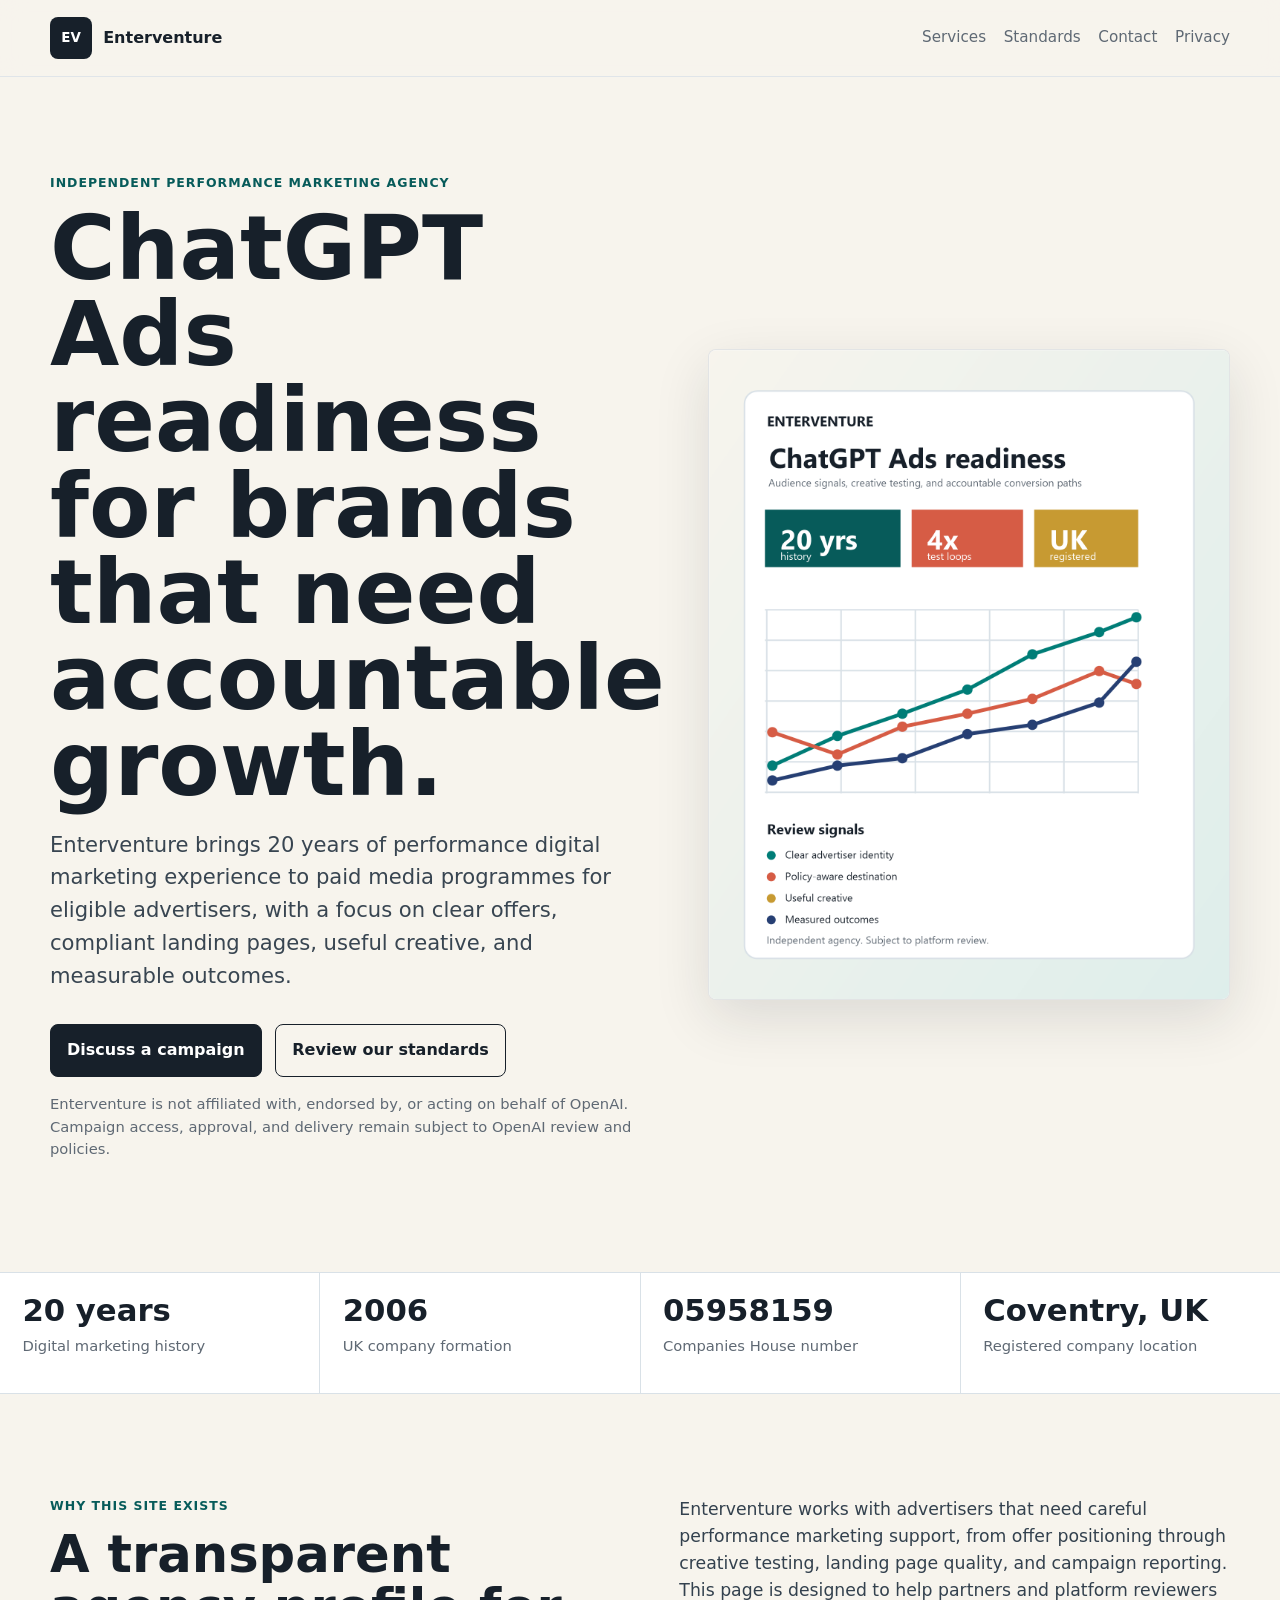
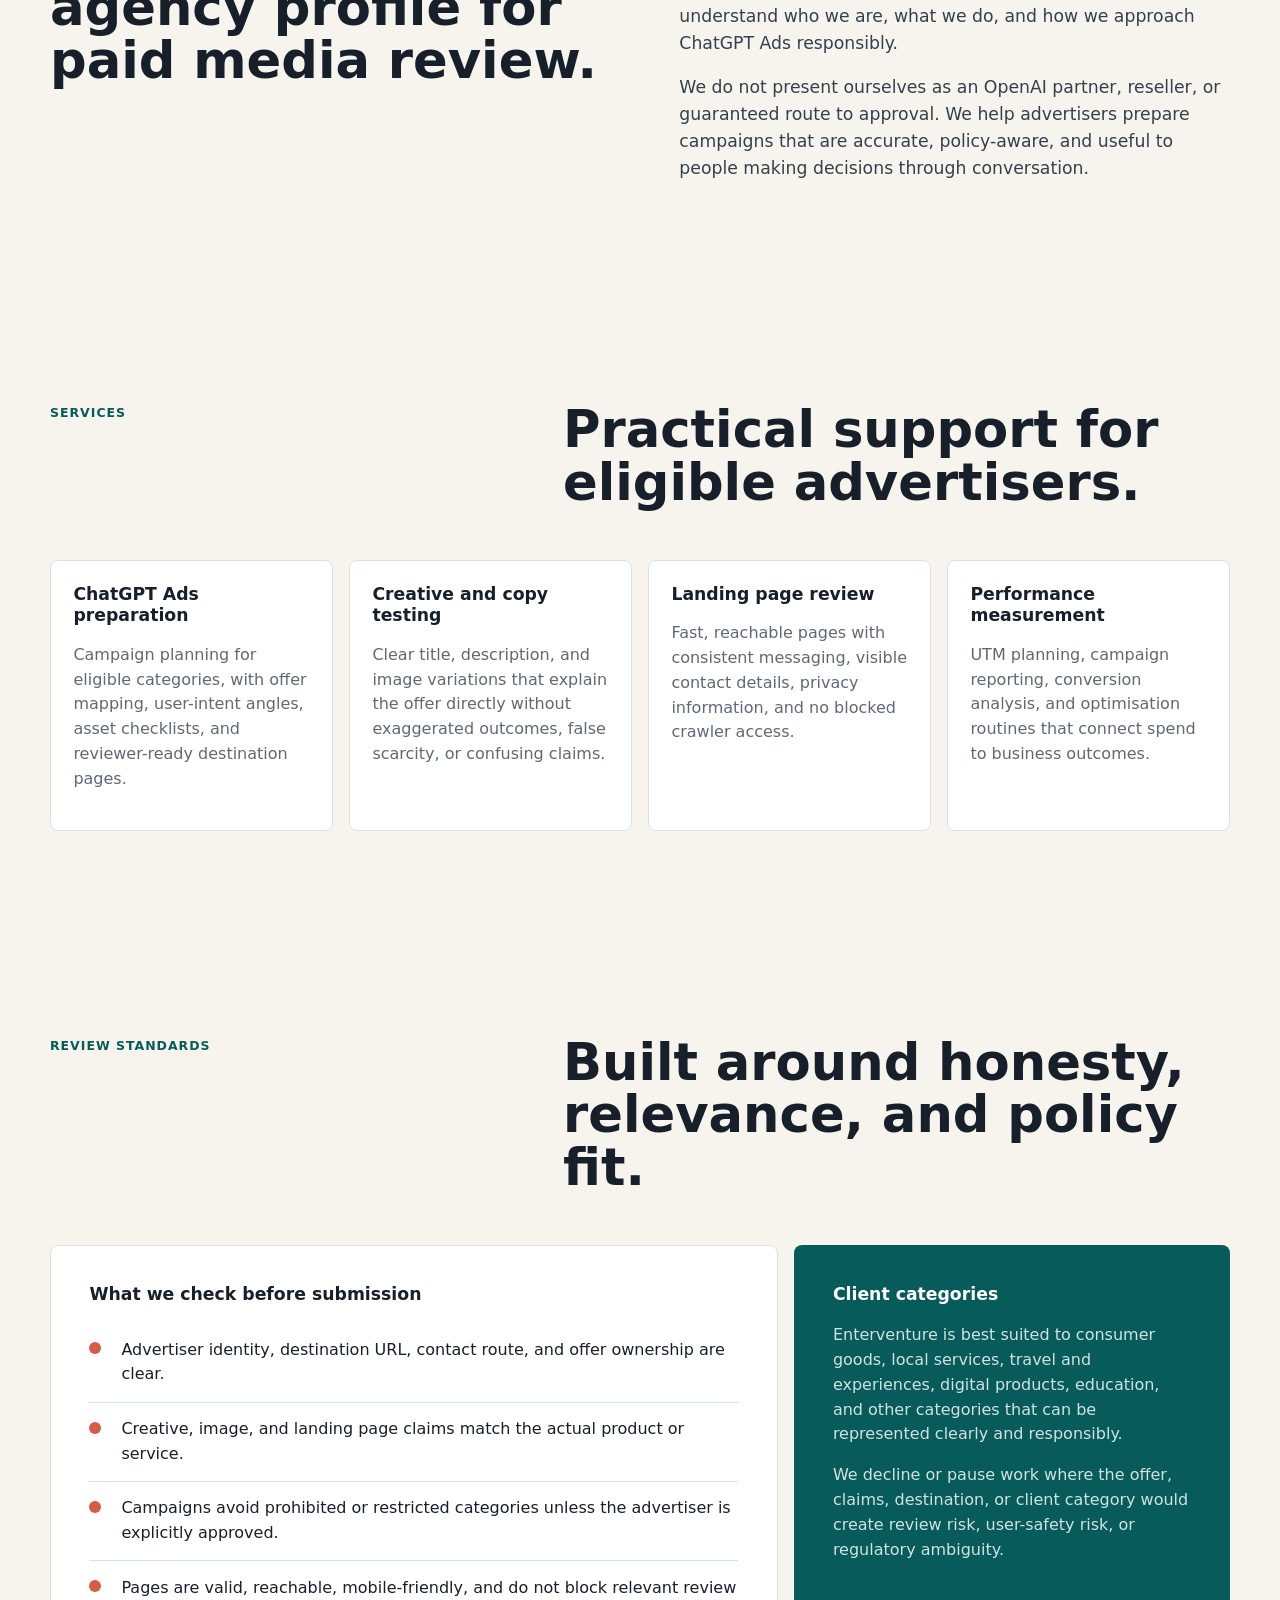
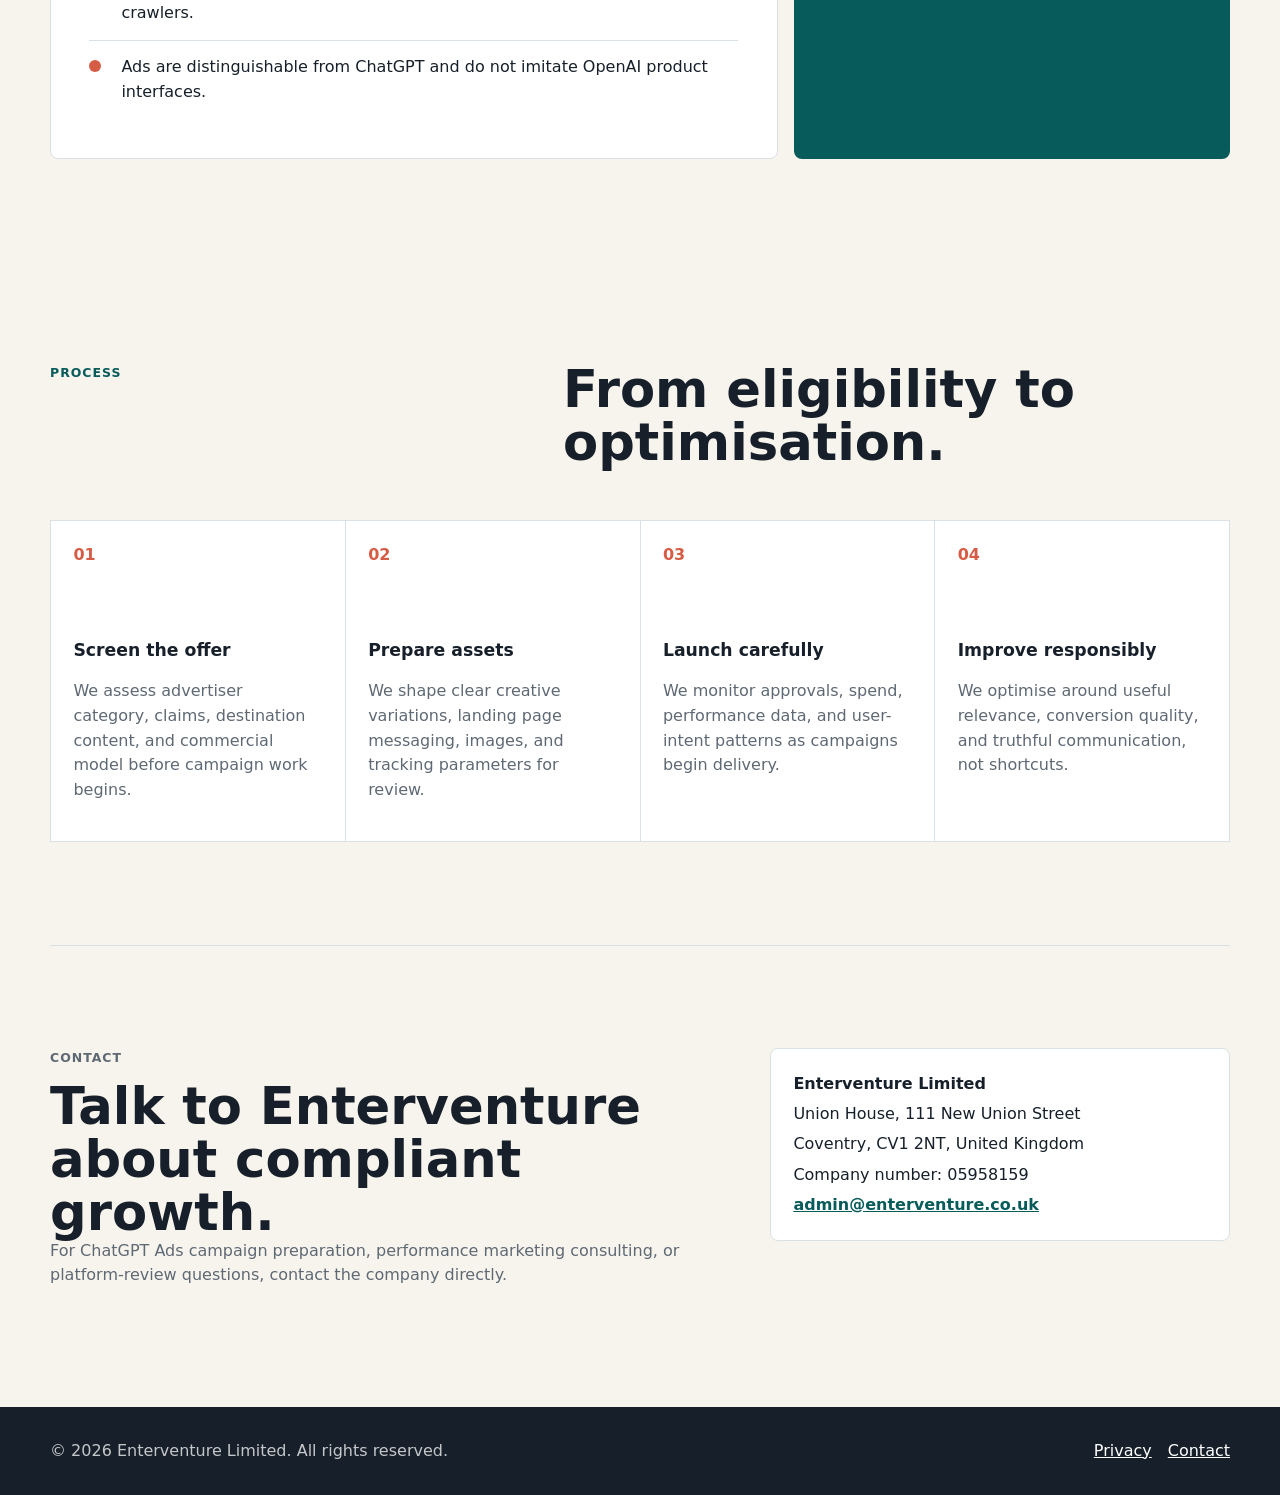
<file: index.html>
<!doctype html>
<html lang="en-GB">
  <head>
    <meta charset="utf-8">
    <meta name="viewport" content="width=device-width, initial-scale=1">
    <title>Enterventure | Performance Marketing for ChatGPT Ads</title>
    <meta name="description" content="Enterventure is a UK performance digital marketing company helping eligible brands prepare, launch, and optimise campaigns for ChatGPT Ads and other measurable acquisition channels.">
    <meta name="robots" content="index,follow">
    <meta name="referrer" content="strict-origin-when-cross-origin">
    <meta http-equiv="Content-Security-Policy" content="default-src 'self'; base-uri 'self'; connect-src 'self'; font-src 'self' data: https://fonts.gstatic.com; form-action 'self'; img-src 'self' data: https://lh3.googleusercontent.com; object-src 'none'; script-src 'self' 'unsafe-inline' https://cdn.tailwindcss.com; style-src 'self' 'unsafe-inline' https://fonts.googleapis.com https://cdn.tailwindcss.com">
    <meta property="og:title" content="Enterventure | Performance Marketing for ChatGPT Ads">
    <meta property="og:description" content="Independent UK performance marketing support for eligible advertisers preparing for ChatGPT Ads.">
    <meta property="og:type" content="website">
    <meta property="og:image" content="assets/hero-performance.png">
    <link rel="stylesheet" href="styles.css">
    <link rel="icon" href="assets/favicon.svg" type="image/svg+xml">
    <script type="application/ld+json">
      {
        "@context": "https://schema.org",
        "@type": "ProfessionalService",
        "name": "Enterventure Limited",
        "url": "https://www.enterventure.co.uk/",
        "email": "admin@enterventure.co.uk",
        "foundingDate": "2006-10-05",
        "description": "Performance digital marketing and advertising consultancy.",
        "identifier": {
          "@type": "PropertyValue",
          "name": "Companies House number",
          "value": "05958159"
        },
        "address": {
          "@type": "PostalAddress",
          "streetAddress": "Union House, 111 New Union Street",
          "addressLocality": "Coventry",
          "postalCode": "CV1 2NT",
          "addressCountry": "GB"
        },
        "areaServed": ["GB", "US", "Europe"],
        "serviceType": [
          "Performance marketing",
          "Paid media strategy",
          "ChatGPT Ads campaign preparation",
          "Landing page and creative compliance review"
        ]
      }
    </script>
  </head>
  <body>
    <a class="skip-link" href="#main">Skip to content</a>
    <header class="site-header">
      <nav class="nav" aria-label="Primary navigation">
        <a class="brand" href="index.html" aria-label="Enterventure home">
          <span class="brand-mark" aria-hidden="true">EV</span>
          <span>Enterventure</span>
        </a>
        <div class="nav-links">
          <a href="#services">Services</a>
          <a href="#standards">Standards</a>
          <a href="#contact">Contact</a>
          <a href="privacy.html">Privacy</a>
        </div>
      </nav>
    </header>

    <main id="main">
      <section class="hero" aria-labelledby="hero-title">
        <div class="hero-copy">
          <p class="eyebrow">Independent performance marketing agency</p>
          <h1 id="hero-title">ChatGPT Ads readiness for brands that need accountable growth.</h1>
          <p class="lead">Enterventure brings 20 years of performance digital marketing experience to paid media programmes for eligible advertisers, with a focus on clear offers, compliant landing pages, useful creative, and measurable outcomes.</p>
          <div class="hero-actions" aria-label="Primary actions">
            <a class="button primary" href="mailto:admin@enterventure.co.uk?subject=ChatGPT%20Ads%20campaign%20discussion">Discuss a campaign</a>
            <a class="button secondary" href="#standards">Review our standards</a>
          </div>
          <p class="disclaimer">Enterventure is not affiliated with, endorsed by, or acting on behalf of OpenAI. Campaign access, approval, and delivery remain subject to OpenAI review and policies.</p>
        </div>
        <figure class="hero-media">
          <img src="assets/hero-performance.png" alt="Abstract campaign performance dashboard showing audience signals, creative testing, and conversion paths">
        </figure>
      </section>

      <section class="proof-strip" aria-label="Company credentials">
        <div>
          <strong>20 years</strong>
          <span>Digital marketing history</span>
        </div>
        <div>
          <strong>2006</strong>
          <span>UK company formation</span>
        </div>
        <div>
          <strong>05958159</strong>
          <span>Companies House number</span>
        </div>
        <div>
          <strong>Coventry, UK</strong>
          <span>Registered company location</span>
        </div>
      </section>

      <section class="section intro" aria-labelledby="intro-title">
        <div class="section-heading">
          <p class="eyebrow">Why this site exists</p>
          <h2 id="intro-title">A transparent agency profile for paid media review.</h2>
        </div>
        <div class="intro-copy">
          <p>Enterventure works with advertisers that need careful performance marketing support, from offer positioning through creative testing, landing page quality, and campaign reporting. This page is designed to help partners and platform reviewers understand who we are, what we do, and how we approach ChatGPT Ads responsibly.</p>
          <p>We do not present ourselves as an OpenAI partner, reseller, or guaranteed route to approval. We help advertisers prepare campaigns that are accurate, policy-aware, and useful to people making decisions through conversation.</p>
        </div>
      </section>

      <section class="section services" id="services" aria-labelledby="services-title">
        <div class="section-heading">
          <p class="eyebrow">Services</p>
          <h2 id="services-title">Practical support for eligible advertisers.</h2>
        </div>
        <div class="card-grid">
          <article class="card">
            <h3>ChatGPT Ads preparation</h3>
            <p>Campaign planning for eligible categories, with offer mapping, user-intent angles, asset checklists, and reviewer-ready destination pages.</p>
          </article>
          <article class="card">
            <h3>Creative and copy testing</h3>
            <p>Clear title, description, and image variations that explain the offer directly without exaggerated outcomes, false scarcity, or confusing claims.</p>
          </article>
          <article class="card">
            <h3>Landing page review</h3>
            <p>Fast, reachable pages with consistent messaging, visible contact details, privacy information, and no blocked crawler access.</p>
          </article>
          <article class="card">
            <h3>Performance measurement</h3>
            <p>UTM planning, campaign reporting, conversion analysis, and optimisation routines that connect spend to business outcomes.</p>
          </article>
        </div>
      </section>

      <section class="section standards" id="standards" aria-labelledby="standards-title">
        <div class="section-heading">
          <p class="eyebrow">Review standards</p>
          <h2 id="standards-title">Built around honesty, relevance, and policy fit.</h2>
        </div>
        <div class="standards-layout">
          <div class="standards-panel">
            <h3>What we check before submission</h3>
            <ul class="check-list">
              <li>Advertiser identity, destination URL, contact route, and offer ownership are clear.</li>
              <li>Creative, image, and landing page claims match the actual product or service.</li>
              <li>Campaigns avoid prohibited or restricted categories unless the advertiser is explicitly approved.</li>
              <li>Pages are valid, reachable, mobile-friendly, and do not block relevant review crawlers.</li>
              <li>Ads are distinguishable from ChatGPT and do not imitate OpenAI product interfaces.</li>
            </ul>
          </div>
          <div class="standards-panel accent">
            <h3>Client categories</h3>
            <p>Enterventure is best suited to consumer goods, local services, travel and experiences, digital products, education, and other categories that can be represented clearly and responsibly.</p>
            <p>We decline or pause work where the offer, claims, destination, or client category would create review risk, user-safety risk, or regulatory ambiguity.</p>
          </div>
        </div>
      </section>

      <section class="section process" aria-labelledby="process-title">
        <div class="section-heading">
          <p class="eyebrow">Process</p>
          <h2 id="process-title">From eligibility to optimisation.</h2>
        </div>
        <ol class="process-list">
          <li>
            <span>01</span>
            <h3>Screen the offer</h3>
            <p>We assess advertiser category, claims, destination content, and commercial model before campaign work begins.</p>
          </li>
          <li>
            <span>02</span>
            <h3>Prepare assets</h3>
            <p>We shape clear creative variations, landing page messaging, images, and tracking parameters for review.</p>
          </li>
          <li>
            <span>03</span>
            <h3>Launch carefully</h3>
            <p>We monitor approvals, spend, performance data, and user-intent patterns as campaigns begin delivery.</p>
          </li>
          <li>
            <span>04</span>
            <h3>Improve responsibly</h3>
            <p>We optimise around useful relevance, conversion quality, and truthful communication, not shortcuts.</p>
          </li>
        </ol>
      </section>

      <section class="section contact" id="contact" aria-labelledby="contact-title">
        <div>
          <p class="eyebrow">Contact</p>
          <h2 id="contact-title">Talk to Enterventure about compliant growth.</h2>
          <p>For ChatGPT Ads campaign preparation, performance marketing consulting, or platform-review questions, contact the company directly.</p>
        </div>
        <address class="contact-card">
          <strong>Enterventure Limited</strong>
          <span>Union House, 111 New Union Street</span>
          <span>Coventry, CV1 2NT, United Kingdom</span>
          <span>Company number: 05958159</span>
          <a href="mailto:admin@enterventure.co.uk">admin@enterventure.co.uk</a>
        </address>
      </section>
    </main>

    <footer class="site-footer">
      <p>&copy; 2026 Enterventure Limited. All rights reserved.</p>
      <div>
        <a href="privacy.html">Privacy</a>
        <a href="#contact">Contact</a>
      </div>
    </footer>
  </body>
</html>
</file>
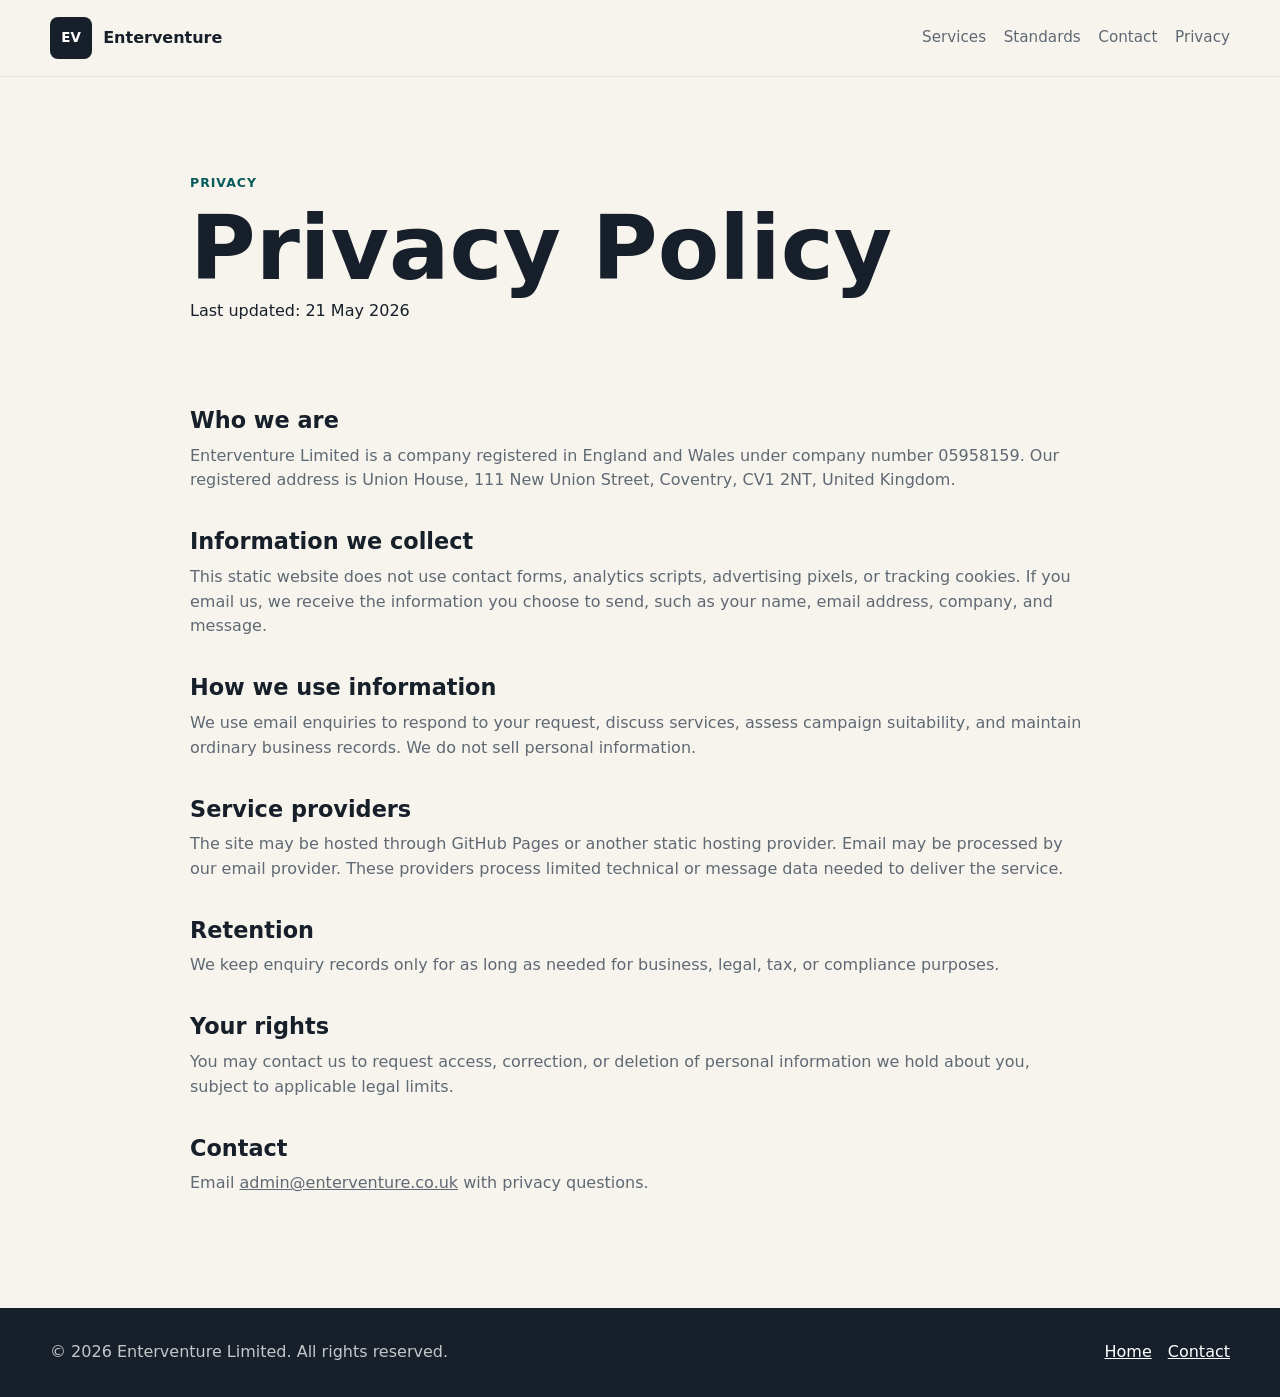
<file: privacy.html>
<!doctype html>
<html lang="en-GB">
  <head>
    <meta charset="utf-8">
    <meta name="viewport" content="width=device-width, initial-scale=1">
    <title>Privacy Policy | Enterventure</title>
    <meta name="description" content="Privacy information for Enterventure Limited.">
    <meta name="robots" content="index,follow">
    <meta name="referrer" content="strict-origin-when-cross-origin">
    <meta http-equiv="Content-Security-Policy" content="default-src 'self'; base-uri 'self'; connect-src 'self'; font-src 'self' data: https://fonts.gstatic.com; form-action 'self'; img-src 'self' data: https://lh3.googleusercontent.com; object-src 'none'; script-src 'self' 'unsafe-inline' https://cdn.tailwindcss.com; style-src 'self' 'unsafe-inline' https://fonts.googleapis.com https://cdn.tailwindcss.com">
    <link rel="stylesheet" href="styles.css">
    <link rel="icon" href="assets/favicon.svg" type="image/svg+xml">
  </head>
  <body>
    <a class="skip-link" href="#main">Skip to content</a>
    <header class="site-header">
      <nav class="nav" aria-label="Primary navigation">
        <a class="brand" href="index.html" aria-label="Enterventure home">
          <span class="brand-mark" aria-hidden="true">EV</span>
          <span>Enterventure</span>
        </a>
        <div class="nav-links">
          <a href="index.html#services">Services</a>
          <a href="index.html#standards">Standards</a>
          <a href="index.html#contact">Contact</a>
          <a href="privacy.html" aria-current="page">Privacy</a>
        </div>
      </nav>
    </header>

    <main id="main" class="policy-page">
      <section class="policy-hero">
        <p class="eyebrow">Privacy</p>
        <h1>Privacy Policy</h1>
        <p>Last updated: 21 May 2026</p>
      </section>

      <section class="policy-content">
        <h2>Who we are</h2>
        <p>Enterventure Limited is a company registered in England and Wales under company number 05958159. Our registered address is Union House, 111 New Union Street, Coventry, CV1 2NT, United Kingdom.</p>

        <h2>Information we collect</h2>
        <p>This static website does not use contact forms, analytics scripts, advertising pixels, or tracking cookies. If you email us, we receive the information you choose to send, such as your name, email address, company, and message.</p>

        <h2>How we use information</h2>
        <p>We use email enquiries to respond to your request, discuss services, assess campaign suitability, and maintain ordinary business records. We do not sell personal information.</p>

        <h2>Service providers</h2>
        <p>The site may be hosted through GitHub Pages or another static hosting provider. Email may be processed by our email provider. These providers process limited technical or message data needed to deliver the service.</p>

        <h2>Retention</h2>
        <p>We keep enquiry records only for as long as needed for business, legal, tax, or compliance purposes.</p>

        <h2>Your rights</h2>
        <p>You may contact us to request access, correction, or deletion of personal information we hold about you, subject to applicable legal limits.</p>

        <h2>Contact</h2>
        <p>Email <a href="mailto:admin@enterventure.co.uk">admin@enterventure.co.uk</a> with privacy questions.</p>
      </section>
    </main>

    <footer class="site-footer">
      <p>&copy; 2026 Enterventure Limited. All rights reserved.</p>
      <div>
        <a href="index.html">Home</a>
        <a href="index.html#contact">Contact</a>
      </div>
    </footer>
  </body>
</html>
</file>
<file: styles.css>
:root {
  --ink: #17202a;
  --muted: #5f6974;
  --line: #d9e1e7;
  --paper: #f7f4ed;
  --white: #ffffff;
  --teal: #007d77;
  --teal-dark: #075b5a;
  --coral: #d65c45;
  --gold: #c79a32;
  --blue: #263f73;
  --shadow: 0 18px 55px rgba(23, 32, 42, 0.12);
  color-scheme: light;
}

* {
  box-sizing: border-box;
}

html {
  scroll-behavior: smooth;
}

body {
  margin: 0;
  font-family: Inter, ui-sans-serif, system-ui, -apple-system, BlinkMacSystemFont, "Segoe UI", sans-serif;
  color: var(--ink);
  background: var(--paper);
  line-height: 1.55;
}

img {
  display: block;
  max-width: 100%;
}

a {
  color: inherit;
}

.skip-link {
  position: absolute;
  left: 1rem;
  top: 1rem;
  z-index: 100;
  padding: 0.6rem 0.8rem;
  color: var(--white);
  background: var(--ink);
  transform: translateY(-160%);
}

.skip-link:focus {
  transform: translateY(0);
}

.site-header {
  position: sticky;
  top: 0;
  z-index: 20;
  border-bottom: 1px solid rgba(217, 225, 231, 0.75);
  background: rgba(247, 244, 237, 0.92);
  backdrop-filter: blur(12px);
}

.nav {
  width: min(1180px, calc(100% - 32px));
  margin: 0 auto;
  min-height: 76px;
  display: flex;
  align-items: center;
  justify-content: space-between;
  gap: 1.5rem;
}

.brand {
  display: inline-flex;
  align-items: center;
  gap: 0.7rem;
  font-weight: 800;
  text-decoration: none;
  letter-spacing: 0;
}

.brand-mark {
  width: 42px;
  height: 42px;
  display: inline-grid;
  place-items: center;
  border-radius: 8px;
  color: var(--white);
  background: var(--ink);
  font-size: 0.84rem;
}

.nav-links {
  display: flex;
  align-items: center;
  gap: 1.1rem;
  color: var(--muted);
  font-size: 0.95rem;
}

.nav-links a {
  text-decoration: none;
}

.nav-links a:hover,
.nav-links a:focus {
  color: var(--ink);
}

.hero {
  width: min(1180px, calc(100% - 32px));
  min-height: calc(100vh - 76px);
  margin: 0 auto;
  display: grid;
  grid-template-columns: minmax(0, 1fr) minmax(360px, 0.86fr);
  align-items: center;
  gap: clamp(2rem, 4vw, 5rem);
  padding: clamp(3rem, 8vw, 6rem) 0;
}

.hero-copy {
  max-width: 700px;
}

.eyebrow {
  margin: 0 0 0.8rem;
  color: var(--teal-dark);
  font-size: 0.78rem;
  font-weight: 800;
  letter-spacing: 0.08em;
  text-transform: uppercase;
}

h1,
h2,
h3,
p {
  margin-top: 0;
}

h1 {
  margin-bottom: 1.35rem;
  font-size: clamp(2.5rem, 7vw, 5.9rem);
  line-height: 0.96;
  letter-spacing: 0;
  max-width: 860px;
}

h2 {
  margin-bottom: 0;
  font-size: clamp(2rem, 4vw, 3.4rem);
  line-height: 1.03;
  letter-spacing: 0;
}

h3 {
  font-size: 1.08rem;
  line-height: 1.25;
}

.lead {
  max-width: 640px;
  color: #384551;
  font-size: clamp(1.05rem, 2vw, 1.32rem);
}

.hero-actions {
  display: flex;
  flex-wrap: wrap;
  gap: 0.85rem;
  margin: 2rem 0 1rem;
}

.button {
  display: inline-flex;
  min-height: 48px;
  align-items: center;
  justify-content: center;
  border: 1px solid var(--ink);
  border-radius: 8px;
  padding: 0.8rem 1rem;
  text-decoration: none;
  font-weight: 800;
}

.button.primary {
  color: var(--white);
  background: var(--ink);
}

.button.secondary {
  color: var(--ink);
  background: transparent;
}

.button:hover,
.button:focus {
  transform: translateY(-1px);
}

.disclaimer {
  max-width: 660px;
  color: var(--muted);
  font-size: 0.92rem;
}

.hero-media {
  margin: 0;
  border: 1px solid rgba(23, 32, 42, 0.12);
  border-radius: 8px;
  overflow: hidden;
  background: var(--white);
  box-shadow: var(--shadow);
}

.hero-media img {
  width: 100%;
  aspect-ratio: 4 / 5;
  object-fit: cover;
}

.proof-strip {
  display: grid;
  grid-template-columns: repeat(4, 1fr);
  gap: 1px;
  background: var(--line);
  border-block: 1px solid var(--line);
}

.proof-strip div {
  min-height: 120px;
  padding: 1.4rem;
  background: var(--white);
}

.proof-strip strong {
  display: block;
  font-size: clamp(1.35rem, 2.4vw, 2rem);
  line-height: 1;
}

.proof-strip span {
  display: block;
  margin-top: 0.55rem;
  color: var(--muted);
  font-size: 0.92rem;
}

.section {
  width: min(1180px, calc(100% - 32px));
  margin: 0 auto;
  padding: clamp(4.5rem, 8vw, 7rem) 0;
}

.section-heading {
  display: grid;
  grid-template-columns: 0.9fr 1.3fr;
  gap: clamp(1.5rem, 4vw, 4rem);
  align-items: start;
  margin-bottom: clamp(2rem, 4vw, 3.5rem);
}

.intro {
  display: grid;
  grid-template-columns: 1.05fr 1fr;
  gap: clamp(1.5rem, 4vw, 4rem);
}

.intro .section-heading {
  display: block;
  margin-bottom: 0;
}

.intro-copy {
  color: #33414e;
  font-size: 1.08rem;
}

.card-grid {
  display: grid;
  grid-template-columns: repeat(4, 1fr);
  gap: 1rem;
}

.card {
  min-height: 245px;
  padding: 1.4rem;
  border: 1px solid var(--line);
  border-radius: 8px;
  background: var(--white);
}

.card h3 {
  margin-bottom: 1rem;
}

.card p,
.standards-panel p,
.process-list p,
.contact p,
.policy-content p {
  color: var(--muted);
}

.standards-layout {
  display: grid;
  grid-template-columns: 1.25fr 0.75fr;
  gap: 1rem;
}

.standards-panel {
  padding: clamp(1.4rem, 4vw, 2.4rem);
  border: 1px solid var(--line);
  border-radius: 8px;
  background: var(--white);
}

.standards-panel.accent {
  color: var(--white);
  border-color: transparent;
  background: var(--teal-dark);
}

.standards-panel.accent p {
  color: rgba(255, 255, 255, 0.82);
}

.check-list {
  margin: 0;
  padding: 0;
  list-style: none;
}

.check-list li {
  position: relative;
  padding: 0.9rem 0 0.9rem 2rem;
  border-top: 1px solid var(--line);
}

.check-list li:first-child {
  border-top: 0;
}

.check-list li::before {
  content: "";
  position: absolute;
  left: 0;
  top: 1.18rem;
  width: 0.75rem;
  height: 0.75rem;
  border-radius: 999px;
  background: var(--coral);
}

.process-list {
  display: grid;
  grid-template-columns: repeat(4, 1fr);
  gap: 1px;
  margin: 0;
  padding: 0;
  list-style: none;
  background: var(--line);
  border: 1px solid var(--line);
}

.process-list li {
  min-height: 260px;
  padding: 1.4rem;
  background: var(--white);
}

.process-list span {
  display: inline-block;
  margin-bottom: 4.5rem;
  color: var(--coral);
  font-weight: 900;
}

.contact {
  display: grid;
  grid-template-columns: 1fr minmax(300px, 460px);
  gap: clamp(1.5rem, 4vw, 4rem);
  align-items: start;
  border-top: 1px solid var(--line);
}

.contact-card {
  display: grid;
  gap: 0.35rem;
  padding: 1.4rem;
  border: 1px solid var(--line);
  border-radius: 8px;
  background: var(--white);
  font-style: normal;
}

.contact-card a {
  color: var(--teal-dark);
  font-weight: 800;
}

.site-footer {
  display: flex;
  justify-content: space-between;
  gap: 1rem;
  padding: 2rem max(16px, calc((100% - 1180px) / 2));
  color: rgba(255, 255, 255, 0.75);
  background: var(--ink);
}

.site-footer p {
  margin: 0;
}

.site-footer div {
  display: flex;
  gap: 1rem;
}

.site-footer a {
  color: var(--white);
}

.policy-page {
  width: min(900px, calc(100% - 32px));
  margin: 0 auto;
}

.policy-hero {
  padding: clamp(4rem, 8vw, 6rem) 0 2rem;
}

.policy-hero h1 {
  margin-bottom: 0.5rem;
}

.policy-content {
  padding-bottom: clamp(4rem, 8vw, 6rem);
}

.policy-content h2 {
  margin-top: 2.2rem;
  margin-bottom: 0.6rem;
  font-size: 1.4rem;
  line-height: 1.2;
}

@media (max-width: 980px) {
  .hero,
  .intro,
  .standards-layout,
  .contact,
  .section-heading {
    grid-template-columns: 1fr;
  }

  .hero {
    min-height: auto;
  }

  .hero-media img {
    aspect-ratio: 16 / 10;
  }

  .proof-strip,
  .card-grid,
  .process-list {
    grid-template-columns: repeat(2, 1fr);
  }
}

@media (max-width: 720px) {
  .nav {
    min-height: auto;
    padding: 1rem 0;
    align-items: flex-start;
    flex-direction: column;
  }

  .nav-links {
    width: 100%;
    overflow-x: auto;
    padding-bottom: 0.2rem;
  }

  .hero {
    padding-top: 2.5rem;
  }

  .hero-actions {
    display: grid;
  }

  .button {
    width: 100%;
  }

  .proof-strip,
  .card-grid,
  .process-list {
    grid-template-columns: 1fr;
  }

  .proof-strip div,
  .card,
  .process-list li {
    min-height: auto;
  }

  .process-list span {
    margin-bottom: 2rem;
  }

  .site-footer {
    flex-direction: column;
  }
}
</file>
